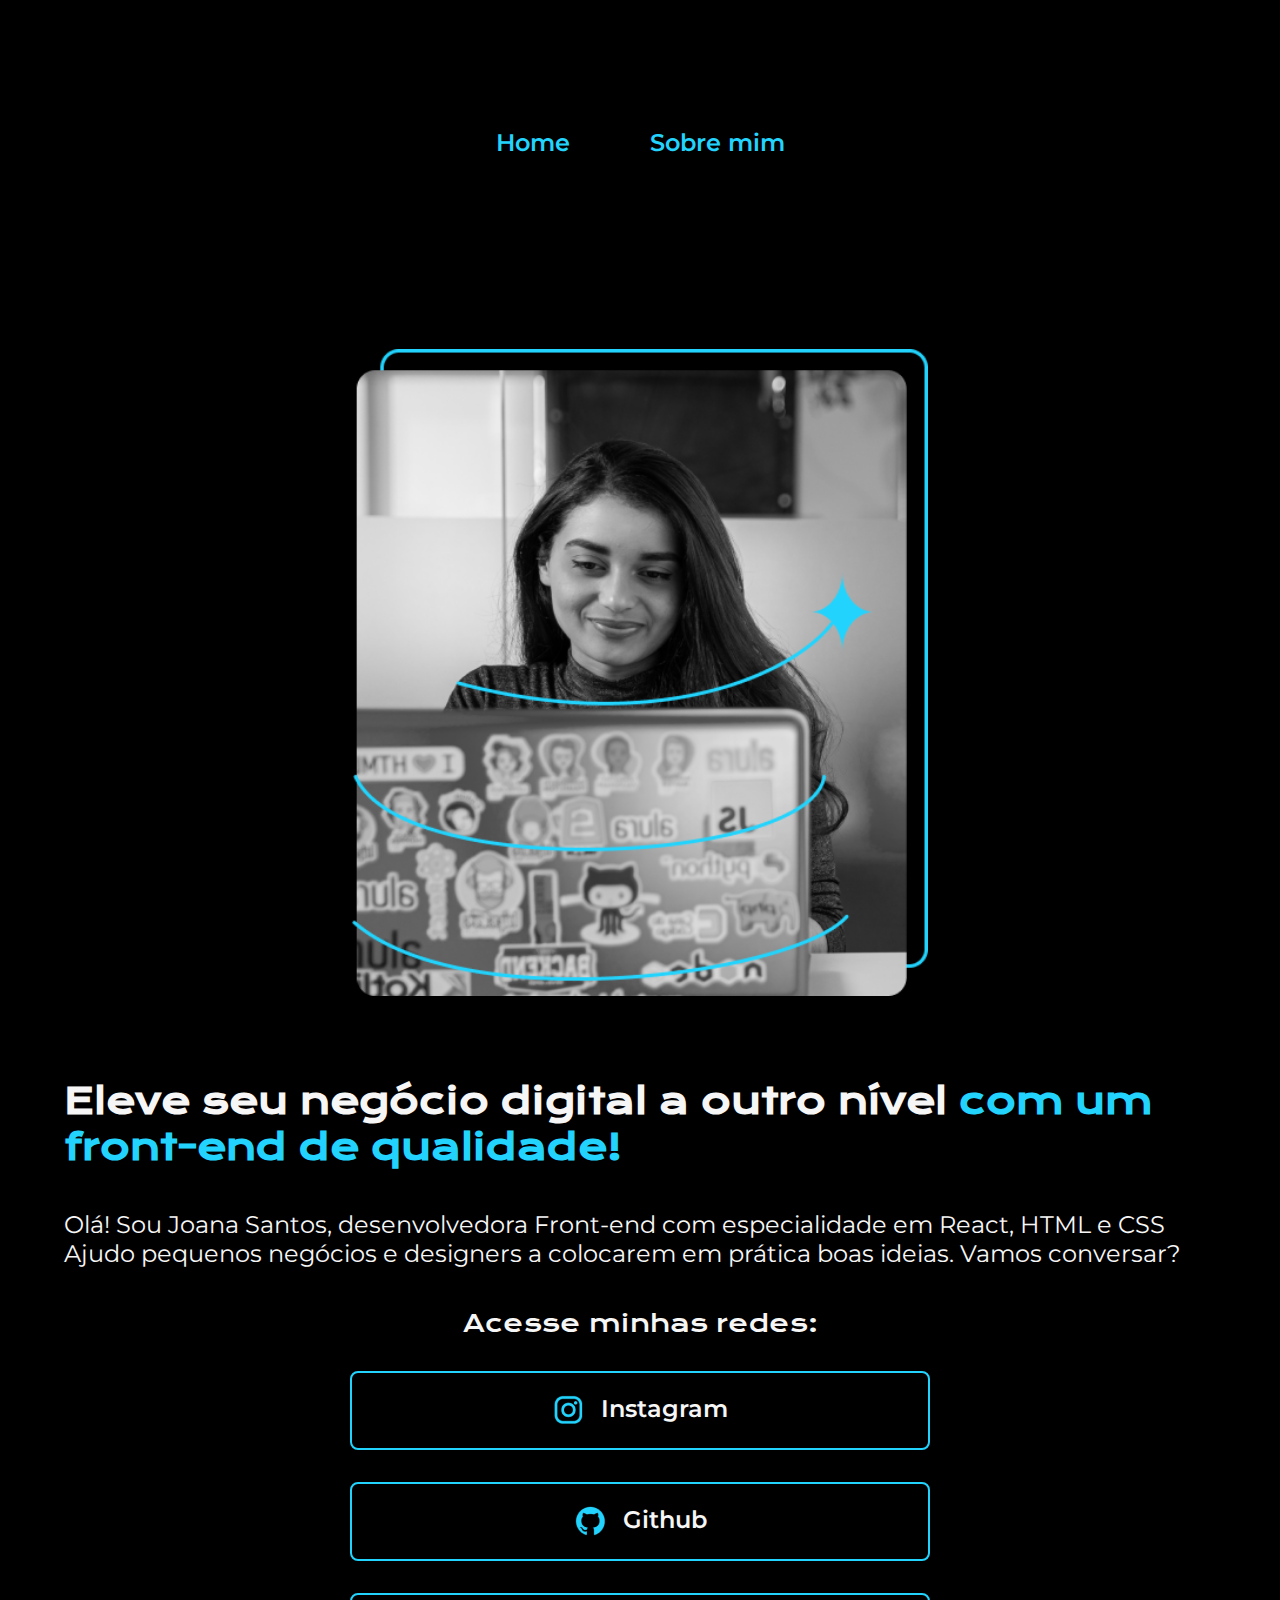
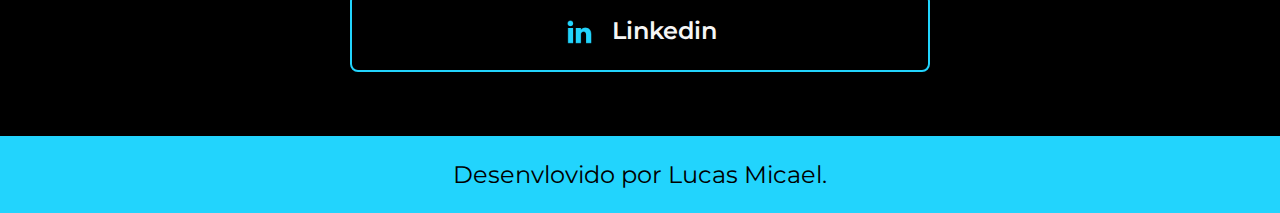
<file: Projeto/index.html>
<!DOCTYPE html>
<html lang="pt-br">

<head>
    <meta charset="UTF-8">
    <meta name="viewport" content="width=device-width, initial-scale=1.0">
    <title>Portifolio</title>
    <link rel="stylesheet" href="./styles/style.css">
</head>

<body>
    <header class="cabecalho">
        <nav class="cabecalho__menu">
            <a class="cabecalho__menu__link" href="index.html">Home</a>
            <a class="cabecalho__menu__link" href="about.html">Sobre mim</a>
        </nav>
    </header>
    <main class="apresentacao">
        <section class="apresentacao__conteudo">
            <h1 class="apresentacao__conteudo__titulo">Eleve seu negócio digital a outro nível
                <strong> <a class="titulo-destaque">com um front-end de qualidade!</strong>
            </h1></a>
            <p class="apresentacao__conteudo__texto">Olá! Sou Joana Santos, desenvolvedora Front-end com especialidade
                em React, HTML e CSS Ajudo pequenos
                negócios e designers a colocarem em prática boas ideias. Vamos conversar?</p>
            <div class="apresentacao__links">
                <h2 class="apresentacao__links__subtitulo">Acesse minhas redes:</h2>
                <a class="apresentacao__links__navegacao" href=https://www.instagram.com/icarobohadana> <img src="./assets/instagram.png" alt="">Instagram</a>
                <a class="apresentacao__links__navegacao" href="https://github.com/"> <img src="./assets/github.png" alt="">Github</a>
                <a class="apresentacao__links__navegacao" href="https://www.linkedin.com/in/lucas-micael-jr-6655b3255/"> <img src="./assets/linkedin.png" alt=>Linkedin</a>
            </div>
        </section>
        <img class="apresentacao__imagem" src="./assets/Imagem.png" alt="Joana santos progamnado">

    </main>
    <footer class="rodape">
        <p>Desenvlovido por Lucas Micael.</p>
    </footer>
</body>

</html>
</file>
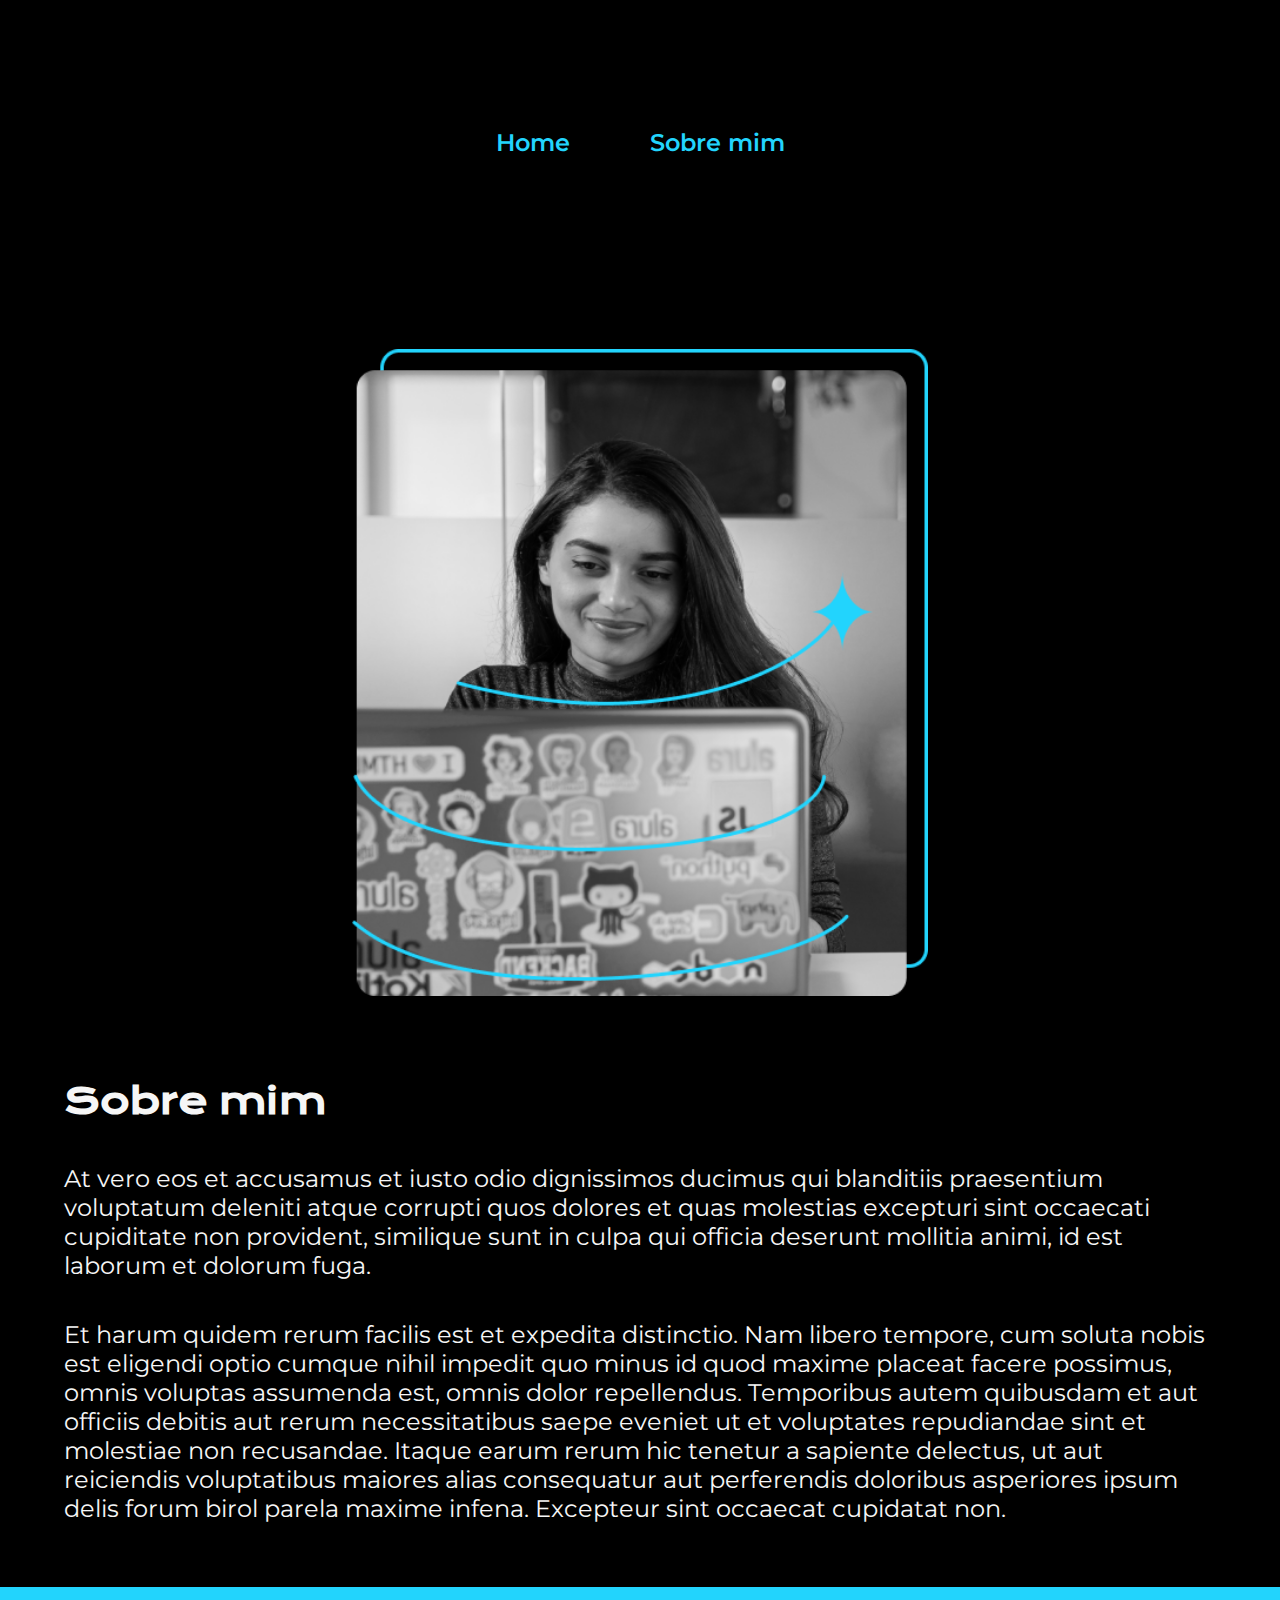
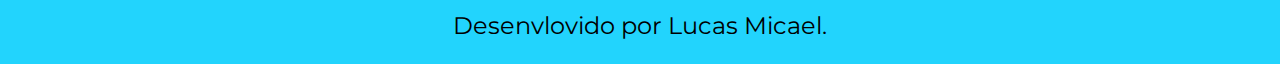
<file: Projeto/about.html>
<!DOCTYPE html>
<html lang="pt-br">
<head>
    <meta charset="UTF-8">
    <meta name="viewport" content="width=device-width, initial-scale=1.0">
    <title>Sobre mim</title>
    <link rel="stylesheet" href="./styles/style.css">
</head>
<body>
<header class="cabecalho">
        <nav class="cabecalho__menu">
            <a class="cabecalho__menu__link" href="index.html">Home</a>
            <a class="cabecalho__menu__link" href="about.html">Sobre mim</a>
        </nav>
</header>

    <main class="apresentacao">
        <section class="apresentacao__conteudo">
            <h1  class="apresentacao__conteudo__titulo">Sobre mim</h1>
            <p class="apresentacao__conteudo__texto">At vero eos et accusamus et iusto odio dignissimos ducimus qui blanditiis praesentium voluptatum deleniti atque corrupti quos dolores et quas molestias excepturi sint occaecati cupiditate non provident, similique sunt in culpa qui officia deserunt mollitia animi, id est laborum et dolorum fuga.</p>
            <p class="apresentacao__conteudo__texto">Et harum quidem rerum facilis est et expedita distinctio. Nam libero tempore, cum soluta nobis est eligendi optio cumque nihil impedit quo minus id quod maxime placeat facere possimus, omnis voluptas assumenda est, omnis dolor repellendus. Temporibus autem quibusdam et aut officiis debitis aut rerum necessitatibus saepe eveniet ut et voluptates repudiandae sint et molestiae non recusandae. Itaque earum rerum hic tenetur a sapiente delectus, ut aut reiciendis voluptatibus maiores alias consequatur aut perferendis doloribus asperiores ipsum delis forum birol parela maxime infena. Excepteur sint occaecat cupidatat non.
            </p>
        </section>
        <img class="apresentacao__imagem" src="./assets/Imagem.png" alt="Foto da Joana Santos progamando!">
    </main>

    <footer class="rodape">
        <p>Desenvlovido por Lucas Micael.</p>
    </footer>
    
</body>
</html>
</file>
<file: Projeto/styles/style.css>
@import url('https://fonts.googleapis.com/css2?family=Krona+One&family=Montserrat:ital,wght@0,600;1,600&display=swap');

:root {
    --cor-primaria: #000000;
    --cor-secundaria: #f6f6f6;
    --cor-terciaria: #22d4fd;
    --cor-hover: #272727;

    --font-primaria:  "Krona One", sans-serif;
    --font-secundaria: "montserrat", sans-serif;
}

* {
    margin: 0;
    padding: 0;
}

body {
    box-sizing: border-box;
    background-color: var(--cor-primaria);
    color: var(--cor-secundaria);
}

.cabecalho {
    padding: 2% 0% 0% 15%;
}

.cabecalho__menu {
    display: flex;
    gap: 80px;
}


.cabecalho__menu__link {
    font-family: var(--font-secundaria);
    font-size: 1.5rem;
    font-weight: 600;
    color: var(--cor-terciaria);
    text-decoration: none;
}

.apresentacao {
    padding: 5% 15%;
    display: flex;
    align-items: center;
    justify-content: space-between;
    gap: 82px;
}

.apresentacao__conteudo {
    width: 50%;
    display: flex;
    flex-direction: column;
    gap: 40px;
}

.apresentacao__conteudo__titulo {
    font-size: 2.25rem;
    font-family: var(--font-primaria);
}

.titulo-destaque {
    color: var(--cor-terciaria);
}

.apresentacao__conteudo__texto {
    font-size: 1.5rem;
    font-family: var(--font-secundaria);
}

.apresentacao__links {
    display: flex;
    flex-direction: column;
    justify-content: space-between;
    align-items: center;
    gap: 32px;
}

.apresentacao__links__subtitulo {
    font-family: var(--font-primaria);
    font-weight: 400;
    font-size: 1.5rem;
}

.apresentacao__links__navegacao {
    display: flex;
    justify-content: center;
    gap: 16px;
    border: 2px solid var(--cor-terciaria);
    width: 50%;
    text-align: center;
    border-radius: 8px;
    font-size: 1.5rem;
    font-weight: 600;
    padding: 21.5px 0;
    text-decoration: none;
    color: var(--cor-secundaria);
    font-family: var(--font-secundaria)
}

.apresentacao__links__link:hover {
    background-color: var(--cor-hover)
}

.apresentacao__imagem {
    width: 50%;
}

.rodape {
   padding: 24px;
   color: var(--cor-primaria);
   background-color: var(--cor-terciaria);
   text-align: center;
   font-family: var(--font-secundaria);
   font-size: 1.5rem;
   font-weight: 400;
}

@media (max-width: 1300px) {
    .cabecalho {
        padding: 10%;
    }

    .cabecalho__menu {
        justify-content: center;

    }
    
    .apresentacao{
        flex-direction: column-reverse;
        padding: 5%;
    }

    .apresentacao__conteudo{
        width: auto;
    }
}
</file>
